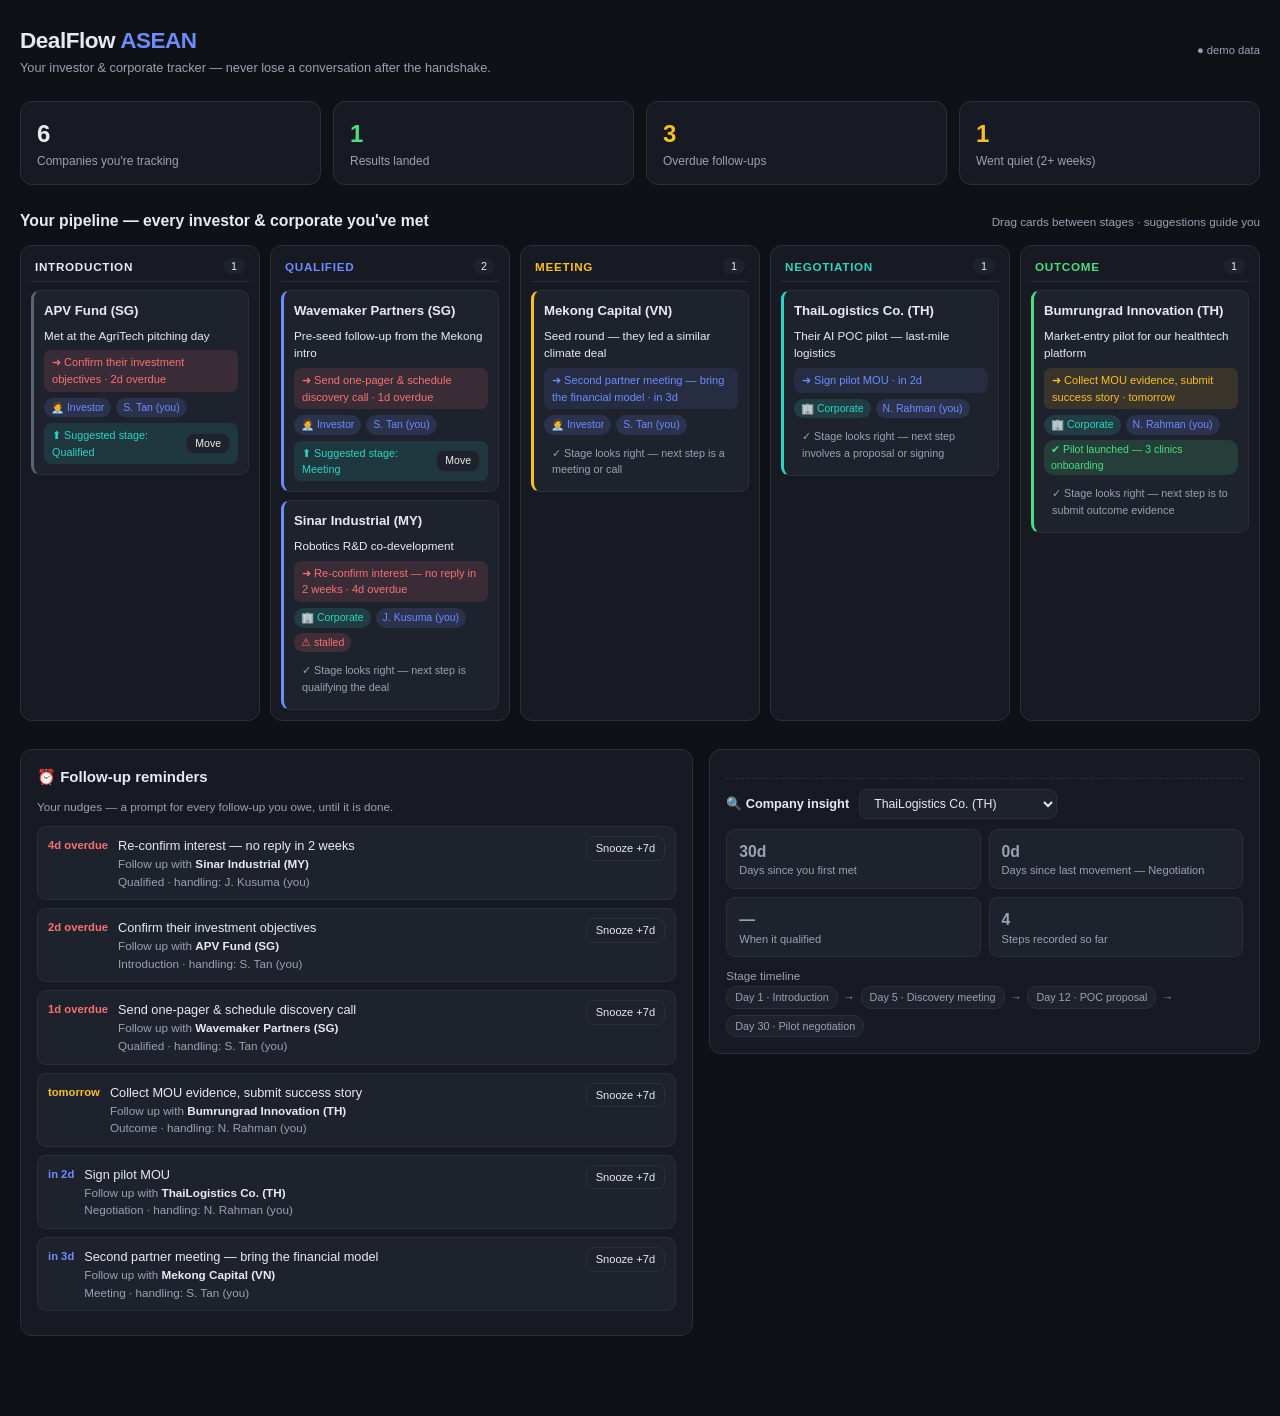
<file: public/assets/aistudio/index_ca6fa4d2.html>
<!DOCTYPE html>
<html lang="en">
<head>
<meta charset="UTF-8">
<meta name="viewport" content="width=device-width, initial-scale=1.0">
<title>DealFlow ASEAN — Investor Tracker for Startups</title>
<style>
  :root {
    --bg: #0f1117;
    --surface: #171a23;
    --surface-2: #1e222d;
    --border: #2a2f3d;
    --text: #e8eaf0;
    --text-dim: #9aa1b2;
    --accent: #6c8cff;
    --accent-soft: rgba(108,140,255,0.14);
    --green: #4ade80;
    --amber: #fbbf24;
    --red: #f87171;
    --teal: #2dd4bf;
    --radius: 12px;
    font-size: 15px;
  }
  * { box-sizing: border-box; margin: 0; padding: 0; }
  body {
    background: var(--bg); color: var(--text);
    font-family: -apple-system, BlinkMacSystemFont, "Segoe UI", Roboto, Helvetica, Arial, sans-serif;
    line-height: 1.5; min-height: 100vh;
  }
  button { font: inherit; cursor: pointer; }
  input, select { font: inherit; color: var(--text); }
  .container { max-width: 1280px; margin: 0 auto; padding: 24px 20px 80px; }

  header {
    display: flex; align-items: center; justify-content: space-between;
    gap: 16px; margin-bottom: 24px; flex-wrap: wrap;
  }
  .brand h1 { font-size: 1.5rem; letter-spacing: -0.02em; }
  .brand h1 span { color: var(--accent); }
  .brand p { color: var(--text-dim); font-size: 0.85rem; }

  .btn {
    background: var(--surface-2); color: var(--text);
    border: 1px solid var(--border); border-radius: 8px;
    padding: 8px 14px; font-size: 0.9rem; transition: background .15s, border-color .15s;
  }
  .btn:hover { background: #262b38; border-color: #3a4152; }
  .btn.primary { background: var(--accent); border-color: var(--accent); color: #0f1117; font-weight: 600; }
  .btn.primary:hover { background: #7d9aff; }
  .btn.small { padding: 4px 10px; font-size: 0.8rem; }

  /* ---------- Stats ---------- */
  .stats {
    display: grid; grid-template-columns: repeat(auto-fit, minmax(170px, 1fr));
    gap: 12px; margin-bottom: 24px;
  }
  .stat {
    background: var(--surface); border: 1px solid var(--border);
    border-radius: var(--radius); padding: 14px 16px;
  }
  .stat .num { font-size: 1.6rem; font-weight: 700; letter-spacing: -0.02em; }
  .stat .label { color: var(--text-dim); font-size: 0.8rem; }
  .stat.good .num { color: var(--green); }
  .stat.warn .num { color: var(--amber); }

  /* ---------- Pipeline board ---------- */
  .board-heading { display: flex; justify-content: space-between; align-items: baseline; margin-bottom: 12px; }
  .board-heading h2 { font-size: 1.05rem; }
  .board-heading .hint { color: var(--text-dim); font-size: 0.78rem; }
  .board {
    display: grid; grid-template-columns: repeat(5, 1fr); gap: 10px;
    margin-bottom: 28px;
  }
  .column {
    background: var(--surface); border: 1px solid var(--border);
    border-radius: var(--radius); padding: 10px; min-height: 220px;
    display: flex; flex-direction: column; gap: 8px;
  }
  .col-head {
    display: flex; align-items: center; justify-content: space-between;
    padding: 2px 4px 6px; border-bottom: 1px solid var(--border);
  }
  .col-title { font-size: 0.78rem; font-weight: 700; text-transform: uppercase; letter-spacing: 0.06em; }
  .col-count {
    font-size: 0.72rem; background: var(--surface-2); border-radius: 10px; padding: 0 8px;
  }
  .col-intro .col-title { color: var(--text-dim); }
  .col-qualified .col-title { color: var(--accent); }
  .col-meeting .col-title { color: var(--amber); }
  .col-negotiation .col-title { color: var(--teal); }
  .col-outcome .col-title { color: var(--green); }

  .opp {
    background: var(--surface-2); border: 1px solid var(--border);
    border-radius: 9px; padding: 10px; font-size: 0.82rem; cursor: grab;
    display: flex; flex-direction: column; gap: 6px;
    border-left: 3px solid var(--border);
  }
  .opp.dragging { opacity: 0.45; cursor: grabbing; }
  .column.drop-hover {
    border-color: var(--accent);
    background: rgba(108,140,255,0.07);
  }
  .suggest {
    font-size: 0.72rem; border-radius: 7px; padding: 4px 8px;
    display: flex; align-items: center; gap: 6px; width: fit-content;
    max-width: 100%;
  }
  .suggest.up { background: rgba(45,212,191,0.12); color: var(--teal); }
  .suggest.down { background: rgba(251,191,36,0.12); color: var(--amber); }
  .suggest.ok { background: var(--surface-2); color: var(--text-dim); }
  .suggest .btn.tiny { padding: 2px 8px; font-size: 0.7rem; }
  .opp.st-introduction { border-left-color: #5a6273; }
  .opp.st-qualified { border-left-color: var(--accent); }
  .opp.st-meeting { border-left-color: var(--amber); }
  .opp.st-negotiation { border-left-color: var(--teal); }
  .opp.st-outcome { border-left-color: var(--green); }
  .opp .opp-name { font-weight: 650; font-size: 0.88rem; }
  .opp .opp-parties { color: var(--text-dim); font-size: 0.78rem; }
  .opp .opp-meta { display: flex; flex-wrap: wrap; gap: 4px 10px; color: var(--text-dim); font-size: 0.74rem; }
  .opp .opp-actions { display: flex; gap: 6px; flex-wrap: wrap; margin-top: 2px; }

  .next-chip {
    font-size: 0.74rem; border-radius: 7px; padding: 4px 8px;
    background: rgba(108,140,255,0.10); color: var(--accent);
  }
  .next-chip.due { background: rgba(251,191,36,0.12); color: var(--amber); }
  .next-chip.overdue { background: rgba(248,113,113,0.12); color: var(--red); }

  .flag {
    font-size: 0.7rem; padding: 2px 7px; border-radius: 10px; width: fit-content;
  }
  .flag.owner { background: rgba(108,140,255,0.15); color: var(--accent); }
  .flag.type-investor { background: rgba(108,140,255,0.15); color: var(--accent); }
  .flag.type-corporate { background: rgba(45,212,191,0.15); color: var(--teal); }
  .flag.outcome { background: rgba(74,222,128,0.15); color: var(--green); }
  .flag.stalled { background: rgba(248,113,113,0.15); color: var(--red); }

  /* ---------- Bottom: reminders ---------- */
  .panels {
    display: grid; grid-template-columns: 1.1fr 0.9fr; gap: 16px; align-items: start;
  }
  .panel {
    background: var(--surface); border: 1px solid var(--border);
    border-radius: var(--radius); padding: 16px;
  }
  .panel h2 { font-size: 1rem; margin-bottom: 10px; }
  .panel .sub { color: var(--text-dim); font-size: 0.78rem; margin-bottom: 10px; }
  .reminder {
    display: flex; align-items: flex-start; gap: 10px;
    padding: 9px 10px; border-radius: 9px; background: var(--surface-2);
    border: 1px solid var(--border); margin-bottom: 8px; font-size: 0.85rem;
  }
  .reminder .when { font-size: 0.75rem; font-weight: 700; white-space: nowrap; padding-top: 1px; }
  .reminder.overdue .when { color: var(--red); }
  .reminder.today .when { color: var(--amber); }
  .reminder.soon .when { color: var(--accent); }
  .reminder .what { flex: 1; }
  .reminder .what .dim { color: var(--text-dim); font-size: 0.78rem; }
  .reminder .btn.tiny { margin-left: auto; padding: 3px 9px; font-size: 0.74rem; white-space: nowrap; }

  .metric-row { display: grid; grid-template-columns: repeat(2, 1fr); gap: 10px; }
  .metric {
    background: var(--surface-2); border: 1px solid var(--border);
    border-radius: 9px; padding: 10px 12px;
  }
  .metric .num { font-size: 1.25rem; font-weight: 700; }
  .metric .label { color: var(--text-dim); font-size: 0.74rem; line-height: 1.3; }
  .journey {
    margin-top: 12px; font-size: 0.78rem; color: var(--text-dim);
    border-top: 1px dashed var(--border); padding-top: 10px;
  }
  .journey b { color: var(--text); }
  .insight-top { display: flex; align-items: center; gap: 10px; flex-wrap: wrap; margin-bottom: 10px; }
  .insight-top select {
    background: var(--surface-2); border: 1px solid var(--border);
    border-radius: 8px; padding: 6px 10px; color: var(--text); font-size: 0.82rem;
  }
  .insight-grid { display: grid; grid-template-columns: repeat(2, 1fr); gap: 8px; margin-bottom: 10px; }
  .tl { display: flex; flex-wrap: wrap; gap: 6px; align-items: center; }
  .tl-step {
    font-size: 0.72rem; background: var(--surface-2); border: 1px solid var(--border);
    color: var(--text-dim); border-radius: 10px; padding: 2px 8px;
  }
  .tl-step.now { border-color: var(--teal); color: var(--teal); background: rgba(45,212,191,0.08); }
  .tl-arrow { color: var(--text-dim); font-size: 0.72rem; }

  @media (max-width: 1000px) {
    .board { grid-template-columns: repeat(2, 1fr); }
    .panels { grid-template-columns: 1fr; }
  }
  @media (max-width: 560px) {
    .board { grid-template-columns: 1fr; }
    .metric-row { grid-template-columns: 1fr; }
  }
</style>
</head>
<body>
<div class="container">
  <header>
    <div class="brand">
      <h1>DealFlow <span>ASEAN</span></h1>
      <p>Your investor &amp; corporate tracker — never lose a conversation after the handshake.</p>
    </div>
    <div class="btn" style="border:none; background:none; padding:0;" title="Demo mode — data resets on reload">
      <span class="side-badge" style="font-size:.75rem; color:var(--text-dim); text-decoration:none;">● demo data</span>
    </div>
  </header>

  <section class="stats" id="stats"></section>

  <div class="board-heading">
    <h2>Your pipeline — every investor &amp; corporate you've met</h2>
    <span class="hint">Drag cards between stages · suggestions guide you</span>
  </div>
  <main class="board" id="board"></main>

  <section class="panels">
    <div class="panel" id="remindersPanel"></div>
    <div class="panel" id="metricsPanel"></div>
  </section>
</div>

<script>
(function () {
  "use strict";

  var STAGES = ["Introduction", "Qualified", "Meeting", "Negotiation", "Outcome"];
  var STAGE_KEY = { "Introduction": "introduction", "Qualified": "qualified", "Meeting": "meeting", "Negotiation": "negotiation", "Outcome": "outcome" };

  function daysAgo(n) {
    var d = new Date();
    d.setDate(d.getDate() - n);
    return d.toISOString().slice(0, 10);
  }
  function inDays(n) { return daysAgo(-n); }

  /* Demo data — YOUR startup's tracker: one card per investor / corporate you've met.
     Updated daily so overdue/soon states stay alive in demos. */
  var opportunities = [
    {
      id: "OPP-101",
      company: "ThaiLogistics Co. (TH)",
      type: "corporate",
      about: "Their AI POC pilot — last-mile logistics",
      owner: "N. Rahman (you)",
      stage: "Negotiation",
      created: daysAgo(30),
      nextAction: "Sign pilot MOU",
      nextDue: inDays(2),
      history: ["D1 Introduction", "D5 Discovery meeting", "D12 POC proposal", "D30 Pilot negotiation"]
    },
    {
      id: "OPP-103",
      company: "Mekong Capital (VN)",
      type: "investor",
      about: "Seed round — they led a similar climate deal",
      owner: "S. Tan (you)",
      stage: "Meeting",
      created: daysAgo(20),
      nextAction: "Second partner meeting — bring the financial model",
      nextDue: inDays(3),
      history: ["D1 Introduction", "D9 Qualified", "D17 First meeting"]
    },
    {
      id: "OPP-102",
      company: "Wavemaker Partners (SG)",
      type: "investor",
      about: "Pre-seed follow-up from the Mekong intro",
      owner: "S. Tan (you)",
      stage: "Qualified",
      created: daysAgo(8),
      nextAction: "Send one-pager & schedule discovery call",
      nextDue: daysAgo(1),
      history: ["D1 Introduction", "D8 Qualified"]
    },
    {
      id: "OPP-105",
      company: "APV Fund (SG)",
      type: "investor",
      about: "Met at the AgriTech pitching day",
      owner: "S. Tan (you)",
      stage: "Introduction",
      created: daysAgo(5),
      nextAction: "Confirm their investment objectives",
      nextDue: daysAgo(2),
      history: ["D1 Introduction"]
    },
    {
      id: "OPP-104",
      company: "Bumrungrad Innovation (TH)",
      type: "corporate",
      about: "Market-entry pilot for our healthtech platform",
      owner: "N. Rahman (you)",
      stage: "Outcome",
      created: daysAgo(45),
      nextAction: "Collect MOU evidence, submit success story",
      nextDue: inDays(1),
      outcome: "Pilot launched — 3 clinics onboarding",
      history: ["D1 Introduction", "D6 Qualified", "D14 Meeting", "D25 Negotiation", "D42 Pilot launched"]
    },
    {
      id: "OPP-106",
      company: "Sinar Industrial (MY)",
      type: "corporate",
      about: "Robotics R&D co-development",
      owner: "J. Kusuma (you)",
      stage: "Qualified",
      created: daysAgo(35),
      nextAction: "Re-confirm interest — no reply in 2 weeks",
      nextDue: daysAgo(4),
      stalled: true,
      history: ["D1 Introduction", "D10 Qualified"]
    }
  ];

  /* ---------- Helpers ---------- */
  function esc(s) {
    return String(s == null ? "" : s).replace(/&/g, "&amp;").replace(/</g, "&lt;").replace(/>/g, "&gt;");
  }
  function todayStr() { return new Date().toISOString().slice(0, 10); }
  function daysBetween(a, b) {
    return Math.round((new Date(b + "T00:00:00") - new Date(a + "T00:00:00")) / 86400000);
  }
  function chipClass(due) {
    var d = daysBetween(todayStr(), due);
    if (d < 0) return "overdue";
    if (d <= 1) return "due";
    return "";
  }
  function dueLabel(due) {
    var d = daysBetween(todayStr(), due);
    if (d < 0) return Math.abs(d) + "d overdue";
    if (d === 0) return "today";
    if (d === 1) return "tomorrow";
    return "in " + d + "d";
  }
  function median(arr) {
    if (!arr.length) return null;
    var s = arr.slice().sort(function (a, b) { return a - b; });
    var m = Math.floor(s.length / 2);
    return s.length % 2 ? s[m] : (s[m - 1] + s[m]) / 2;
  }
  function daysToQualified(o) {
    var q = o.history.find(function (h) { return h.indexOf("Qualified") !== -1; });
    if (!q) return null;
    return parseInt(q.split(" ")[0].slice(1), 10);
  }

  /* Short, friendly deal code for display, e.g. "#101" */
  function dealCode(o) { return "#" + String(o.id).replace(/\D/g, ""); }

  /* Suggest a stage from what the OWE action says — placement never influences it.
     Moving a card doesn't change the judgment; only changing the next action does.
     Returns null when the next action is too generic to judge. */
  function suggestStage(o) {
    var na = (o.nextAction || "").toLowerCase();
    var stages = [
      { re: /evidence|submit success/, idx: 4, why: "next step is to submit outcome evidence" },
      { re: /mou|sign|negotiat|proposal|poc/, idx: 3, why: "next step involves a proposal or signing" },
      { re: /call|meeting/, idx: 2, why: "next step is a meeting or call" },
      { re: /one-pager|re-confirm|objectives/, idx: 1, why: "next step is qualifying the deal" }
    ];
    var best = null;
    stages.forEach(function (m) {
      if (m.re.test(na) && (best == null || m.idx > best.idx)) {
        best = { idx: m.idx, stage: STAGES[m.idx], reason: m.why };
      }
    });
    return best;
  }

  /* ---------- Actions (mutation in-memory) ---------- */
  var insightId = null; /* which company the insight dropdown shows */

  function snooze(id, days) {
    var o = opportunities.find(function (x) { return x.id === id; });
    if (!o) return;
    o.nextDue = inDays(days);
    o.stalled = false;
    render();
  }

  /* ---------- Render ---------- */
  function render() {
    renderStats();
    renderBoard();
    renderReminders();
    renderMetrics();
  }

  function renderStats() {
    var total = opportunities.length;
    var outcomes = opportunities.filter(function (o) { return o.stage === "Outcome"; }).length;
    var stalled = opportunities.filter(function (o) { return o.stalled; }).length;
    var overdue = opportunities.filter(function (o) { return daysBetween(todayStr(), o.nextDue) < 0; }).length;
    document.getElementById("stats").innerHTML =
      '<div class="stat"><div class="num">' + total + '</div><div class="label">Companies you\'re tracking</div></div>' +
      '<div class="stat good"><div class="num">' + outcomes + '</div><div class="label">Results landed</div></div>' +
      '<div class="stat warn"><div class="num">' + overdue + '</div><div class="label">Overdue follow-ups</div></div>' +
      '<div class="stat warn"><div class="num">' + stalled + '</div><div class="label">Went quiet (2+ weeks)</div></div>';
  }

  function renderBoard() {
    var html = STAGES.map(function (stage) {
      var items = opportunities.filter(function (o) { return o.stage === stage; });
      var cards = items.map(function (o) {
        var flags = '<div style="display:flex; gap:5px; flex-wrap:wrap;">' +
          (o.type === "investor" ? '<span class="flag type-investor">🧑‍💼 Investor</span>' : '<span class="flag type-corporate">🏢 Corporate</span>') +
          '<span class="flag owner">' + esc(o.owner) + '</span>' +
          (o.stalled ? '<span class="flag stalled">⚠ stalled</span>' : "") +
          (o.outcome ? '<span class="flag outcome">✔ ' + esc(o.outcome) + '</span>' : "") +
        '</div>';
        var next = (o.nextAction && o.stage !== "Outcome" || (o.stage === "Outcome" && o.nextAction))
          ? '<div class="next-chip ' + chipClass(o.nextDue) + '">➜ ' + esc(o.nextAction) + ' · ' + dueLabel(o.nextDue) + '</div>'
          : "";
        var isOutcomeStage = stage === "Outcome";
        var sug = suggestStage(o);
        var curIdx = STAGES.indexOf(stage);
        var sugChip;
        if (sug == null) {
          sugChip = '<div class="suggest ok" title="No clear signal — set a specific next action">· No stage signal — the next action looks too generic</div>';
        } else if (sug.idx > curIdx) {
          sugChip = '<div class="suggest up" title="Why: ' + esc(sug.reason) + '">⬆ Suggested stage: ' + esc(sug.stage) +
            ' <button class="btn tiny" data-move="' + o.id + '|' + esc(sug.stage) + '">Move</button></div>';
        } else if (sug.idx < curIdx) {
          sugChip = '<div class="suggest down" title="Why: ' + esc(sug.reason) + '">⚠ Decision stands at: ' + esc(sug.stage) +
            ' <button class="btn tiny" data-move="' + o.id + '|' + esc(sug.stage) + '">Move back</button></div>';
        } else {
          sugChip = '<div class="suggest ok" title="Why: ' + esc(sug.reason) + '">✓ Stage looks right — ' + esc(sug.reason) + '</div>';
        }
        return '<div class="opp st-' + STAGE_KEY[stage] + '" draggable="true" data-dragid="' + o.id + '">' +
          '<div class="opp-name">' + esc(o.company) + '</div>' +
          '<div class="opp-parties" style="color:var(--text); font-size:.78rem;">' + esc(o.about) + '</div>' +
          next + flags + sugChip +
        '</div>';
      }).join("");
      return '<div class="column col-' + STAGE_KEY[stage] + '" data-dropstage="' + stage + '">' +
        '<div class="col-head"><span class="col-title">' + stage + '</span>' +
        '<span class="col-count">' + items.length + '</span></div>' +
        (cards || '<div style="color:var(--text-dim); font-size:.78rem; padding:8px 4px;">—</div>') +
      '</div>';
    }).join("");
    var board = document.getElementById("board");
    board.innerHTML = html;
    board.querySelectorAll("[data-advance]").forEach(function (btn) {
      btn.parentNode.removeChild(btn);
    });
    board.querySelectorAll("[data-move]").forEach(function (btn) {
      btn.addEventListener("click", function (e) {
        e.stopPropagation();
        var parts = btn.getAttribute("data-move").split("|");
        moveTo(parts[0], parts[1]);
      });
    });
    setupDragAndDrop(board);
  }

  /* ---------- Drag & drop between stages ---------- */
  function setupDragAndDrop(board) {
    var draggedId = null;

    board.querySelectorAll("[data-dragid]").forEach(function (card) {
      card.addEventListener("dragstart", function (e) {
        draggedId = card.getAttribute("data-dragid");
        card.classList.add("dragging");
        if (e.dataTransfer) {
          e.dataTransfer.effectAllowed = "move";
          try { e.dataTransfer.setData("text/plain", draggedId); } catch (err) { /* IE */ }
        }
      });
      card.addEventListener("dragend", function () {
        card.classList.remove("dragging");
        board.querySelectorAll(".column").forEach(function (c) { c.classList.remove("drop-hover"); });
      });
    });

    board.querySelectorAll("[data-dropstage]").forEach(function (col) {
      col.addEventListener("dragover", function (e) {
        e.preventDefault();
        if (e.dataTransfer) e.dataTransfer.dropEffect = "move";
        col.classList.add("drop-hover");
      });
      col.addEventListener("dragleave", function (e) {
        if (!col.contains(e.relatedTarget)) col.classList.remove("drop-hover");
      });
      col.addEventListener("drop", function (e) {
        e.preventDefault();
        col.classList.remove("drop-hover");
        if (!draggedId) return;
        moveTo(draggedId, col.getAttribute("data-dropstage"));
        draggedId = null;
      });
    });
  }

  /* Move an opportunity to a given stage via drag or suggestion Move.
     The card relocates and the journey is logged, but the owed
     next action is NOT rewritten — so the stage suggestion keeps
     judging the deal's real evidence instead of rubber-stamping moves. */
  function moveTo(id, stage) {
    var o = opportunities.find(function (x) { return x.id === id; });
    if (!o || o.stage === stage) return;
    o.stage = stage;
    o.history = o.history || [];
    var last = o.history[o.history.length - 1] || "";
    if (last.indexOf(stage) === -1) {
      o.history.push("D" + Math.max(1, daysBetween(o.created, todayStr())) + " " + stage);
    }
    o.stalled = false;
    render();
  }

  function renderReminders() {
    var rows = opportunities
      .filter(function (o) { return o.nextDue; })
      .sort(function (a, b) { return a.nextDue.localeCompare(b.nextDue); });
    var html = rows.map(function (o) {
      var d = daysBetween(todayStr(), o.nextDue);
      var cls = d < 0 ? "overdue" : (d <= 1 ? "today" : (d <= 7 ? "soon" : "soon"));
      return '<div class="reminder ' + cls + '">' +
        '<span class="when">' + dueLabel(o.nextDue) + '</span>' +
        '<span class="what">' + esc(o.nextAction) +
          '<div class="dim">Follow up with <b style="color:var(--text);">' + esc(o.company) + '</b></div>' +
          '<div class="dim">' + esc(o.stage) + (o.owner ? ' · handling: ' + esc(o.owner) : '') + '</div>' +
        '</span>' +
        '<button class="btn tiny" data-snooze="' + o.id + '">Snooze +7d</button>' +
      '</div>';
    }).join("");
    var panel = document.getElementById("remindersPanel");
    panel.innerHTML = '<h2>⏰ Follow-up reminders</h2>' +
      '<div class="sub">Your nudges — a prompt for every follow-up you owe, until it is done.</div>' +
      (html || '<div style="color:var(--text-dim); font-size:.85rem;">No scheduled follow-ups.</div>');
    panel.querySelectorAll("[data-snooze]").forEach(function (btn) {
      btn.addEventListener("click", function () { snooze(btn.getAttribute("data-snooze"), 7); });
    });
  }

  function renderMetrics() {
    var insOptions = opportunities.map(function (o) {
      return '<option value="' + o.id + '"' + (o.id === insightId ? ' selected' : '') + '>' + esc(o.company) + '</option>';
    }).join("");
    var sel = opportunities.find(function (o) { return o.id === insightId; }) || opportunities[0];
    insightId = sel.id;
    var since = daysBetween(sel.created, todayStr());
    var hist = sel.history || [];
    var lastEntry = hist.length ? hist[hist.length - 1] : "";
    var lastDay = lastEntry ? parseInt(lastEntry.split(" ")[0].slice(1), 10) : 0;
    var inStage = Math.max(0, since - lastDay);
    var qd = daysToQualified(sel);
    var tl = hist.slice().sort(function (a, b) {
      return parseInt(a.split(" ")[0].slice(1), 10) - parseInt(b.split(" ")[0].slice(1), 10);
    }).map(function (h) {
      var day = parseInt(h.split(" ")[0].slice(1), 10);
      var label = h.split(" ").slice(1).join(" ");
      return '<span class="tl-step' + (label === sel.stage ? ' now' : '') + '">Day ' + day + ' · ' + esc(label) + '</span>';
    }).join('<span class="tl-arrow">→</span>');

    var insight =
      '<div class="journey">' +
        '<div class="insight-top"><b style="font-size:.85rem;">🔍 Company insight</b>' +
        '<select id="insightSelect">' + insOptions + '</select></div>' +
        '<div class="insight-grid">' +
          '<div class="metric"><div class="num" style="font-size:1.05rem;">' + since + 'd</div><div class="label">Days since you first met</div></div>' +
          '<div class="metric"><div class="num" style="font-size:1.05rem;">' + inStage + 'd</div><div class="label">Days since last movement — ' + esc(sel.stage) + '</div></div>' +
          '<div class="metric"><div class="num" style="font-size:1.05rem;">' + (qd == null ? "—" : "Day " + qd) + '</div><div class="label">When it qualified</div></div>' +
          '<div class="metric"><div class="num" style="font-size:1.05rem;">' + hist.length + '</div><div class="label">Steps recorded so far</div></div>' +
        '</div>' +
        '<div style="font-size:.78rem; color:var(--text-dim); margin-bottom:2px;">Stage timeline</div>' +
        '<div class="tl">' + (tl || '<span class="tl-step">No steps yet</span>') + '</div>' +
        (sel.outcome ? '<div style="margin-top:8px;"><span class="flag outcome">✔ ' + esc(sel.outcome) + '</span></div>' : "") +
      '</div>';

    document.getElementById("metricsPanel").innerHTML = insight;

    var selEl = document.getElementById("insightSelect");
    if (selEl) selEl.addEventListener("change", function () {
      insightId = this.value;
      renderMetrics();
    });
  }

  render();
})();
</script>
</body>
</html>
</file>
